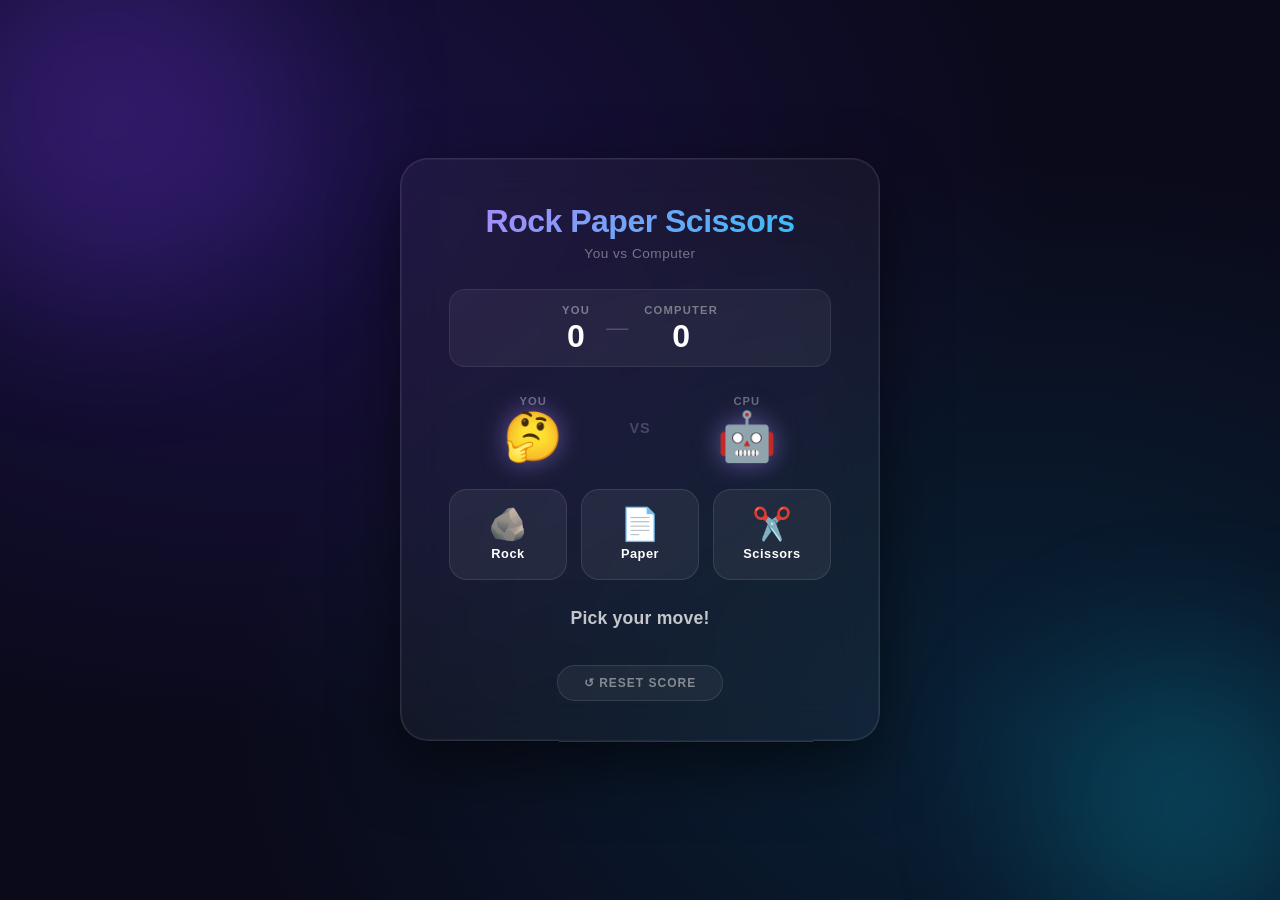
<file: index.html>
<!DOCTYPE html>
<html lang="en">

<head>
    <meta charset="UTF-8">
    <meta name="viewport" content="width=device-width, initial-scale=1.0">
    <title>Rock Paper Scissors</title>
    <link rel="stylesheet" href="index.css">
</head>

<body>
    <main>
        <header>
            <h1>Rock Paper Scissors</h1>
            <p class="subtitle">You vs Computer</p>
        </header>
        <div class="scoreboard">
            <div class="score-block">
                <span class="score-label">You</span>
                <span class="score-value" id="user-score">0</span>
            </div>
            <span class="score-divider">—</span>
            <div class="score-block">
                <span class="score-label">Computer</span>
                <span class="score-value" id="computer-score">0</span>
            </div>
        </div>

        <!-- Battle Display -->
        <div class="battle">
            <div class="battle-side">
                <span class="battle-label">You</span>
                <span class="battle-emoji" id="user-emoji">🤔</span>
            </div>
            <span class="battle-vs">VS</span>
            <div class="battle-side">
                <span class="battle-label">CPU</span>
                <span class="battle-emoji" id="cpu-emoji">🤖</span>
            </div>
        </div>
        <section>
            <button id="rock">
                <span class="btn-emoji">🪨</span>
                Rock
            </button>
            <button id="paper">
                <span class="btn-emoji">📄</span>
                Paper
            </button>
            <button id="scissor">
                <span class="btn-emoji">✂️</span>
                Scissors
            </button>
        </section>
        <h2 id="result">Pick your move!</h2>
        <button id="reset-btn">↺ Reset Score</button>
    </main>

    <script src="index.js"></script>
</body>

</html>
</file>
<file: index.css>
*,
*::before,
*::after {
    box-sizing: border-box;
    margin: 0;
    padding: 0;
}

body {
    min-height: 100vh;
    display: flex;
    align-items: center;
    justify-content: center;
    font-family: 'Outfit', sans-serif;
    background: #0a0a1a;
    background-image:
        radial-gradient(ellipse at 20% 20%, rgba(99, 50, 255, 0.18) 0%, transparent 55%),
        radial-gradient(ellipse at 80% 80%, rgba(0, 200, 255, 0.12) 0%, transparent 55%);
    overflow: hidden;
}

/* Animated background orbs */
body::before,
body::after {
    content: '';
    position: fixed;
    border-radius: 50%;
    filter: blur(80px);
    opacity: 0.25;
    animation: floatOrb 10s ease-in-out infinite alternate;
    pointer-events: none;
}

body::before {
    width: 380px;
    height: 380px;
    background: #7c3aed;
    top: -80px;
    left: -80px;
}

body::after {
    width: 300px;
    height: 300px;
    background: #06b6d4;
    bottom: -60px;
    right: -60px;
    animation-delay: -5s;
}

@keyframes floatOrb {
    from {
        transform: translate(0, 0) scale(1);
    }

    to {
        transform: translate(30px, 30px) scale(1.1);
    }
}
main {
    position: relative;
    display: flex;
    flex-direction: column;
    align-items: center;
    gap: 28px;
    padding: 44px 48px 40px;
    width: min(480px, 92vw);
    background: rgba(255, 255, 255, 0.04);
    border: 1px solid rgba(255, 255, 255, 0.1);
    border-radius: 28px;
    backdrop-filter: blur(20px);
    -webkit-backdrop-filter: blur(20px);
    box-shadow:
        0 0 0 1px rgba(255, 255, 255, 0.05) inset,
        0 24px 64px rgba(0, 0, 0, 0.55);
    animation: cardIn 0.7s cubic-bezier(0.22, 1, 0.36, 1) both;
}

@keyframes cardIn {
    from {
        opacity: 0;
        transform: translateY(40px) scale(0.95);
    }

    to {
        opacity: 1;
        transform: translateY(0) scale(1);
    }
}
header {
    text-align: center;
}

header h1 {
    font-size: 2rem;
    font-weight: 800;
    letter-spacing: -0.5px;
    background: linear-gradient(135deg, #a78bfa, #38bdf8);
    -webkit-background-clip: text;
    -webkit-text-fill-color: transparent;
    background-clip: text;
    text-shadow: none;
}

header .subtitle {
    margin-top: 6px;
    font-size: 0.85rem;
    font-weight: 400;
    color: rgba(255, 255, 255, 0.4);
    letter-spacing: 0.5px;
}
.scoreboard {
    display: flex;
    align-items: center;
    gap: 16px;
    background: rgba(255, 255, 255, 0.05);
    border: 1px solid rgba(255, 255, 255, 0.08);
    border-radius: 16px;
    padding: 14px 28px;
    width: 100%;
    justify-content: center;
}

.score-block {
    display: flex;
    flex-direction: column;
    align-items: center;
    gap: 4px;
}

.score-label {
    font-size: 0.7rem;
    font-weight: 600;
    letter-spacing: 1.2px;
    text-transform: uppercase;
    color: rgba(255, 255, 255, 0.4);
}

.score-value {
    font-size: 2rem;
    font-weight: 800;
    color: #fff;
    line-height: 1;
    transition: transform 0.2s cubic-bezier(0.34, 1.56, 0.64, 1);
}

.score-value.bump {
    transform: scale(1.4);
}

.score-divider {
    font-size: 1.4rem;
    color: rgba(255, 255, 255, 0.2);
    font-weight: 300;
}
.battle {
    display: flex;
    align-items: center;
    justify-content: space-between;
    width: 100%;
    gap: 12px;
}

.battle-side {
    display: flex;
    flex-direction: column;
    align-items: center;
    gap: 6px;
    flex: 1;
}

.battle-label {
    font-size: 0.7rem;
    font-weight: 600;
    letter-spacing: 1px;
    text-transform: uppercase;
    color: rgba(255, 255, 255, 0.35);
}

.battle-emoji {
    font-size: 3rem;
    line-height: 1;
    filter: drop-shadow(0 0 12px rgba(167, 139, 250, 0.5));
    transition: all 0.35s cubic-bezier(0.34, 1.56, 0.64, 1);
    min-width: 60px;
    text-align: center;
}

.battle-emoji.shake {
    animation: shake 0.4s ease;
}

@keyframes shake {
    0% {
        transform: rotate(0deg) scale(1);
    }

    25% {
        transform: rotate(-15deg) scale(1.2);
    }

    50% {
        transform: rotate(15deg) scale(1.2);
    }

    75% {
        transform: rotate(-8deg) scale(1.1);
    }

    100% {
        transform: rotate(0deg) scale(1);
    }
}

.battle-vs {
    font-size: 0.9rem;
    font-weight: 700;
    color: rgba(255, 255, 255, 0.2);
    letter-spacing: 1px;
}
section {
    display: flex;
    gap: 14px;
    width: 100%;
    justify-content: center;
}

button {
    display: flex;
    flex-direction: column;
    align-items: center;
    justify-content: center;
    gap: 6px;
    flex: 1;
    padding: 18px 10px;
    border: 1.5px solid rgba(255, 255, 255, 0.1);
    border-radius: 18px;
    background: rgba(255, 255, 255, 0.06);
    color: #fff;
    font-family: 'Outfit', sans-serif;
    font-size: 0.8rem;
    font-weight: 600;
    letter-spacing: 0.5px;
    cursor: pointer;
    transition:
        transform 0.2s cubic-bezier(0.34, 1.56, 0.64, 1),
        background 0.25s ease,
        border-color 0.25s ease,
        box-shadow 0.25s ease;
    position: relative;
    overflow: hidden;
}

button .btn-emoji {
    font-size: 2rem;
    line-height: 1;
    display: block;
    transition: transform 0.3s cubic-bezier(0.34, 1.56, 0.64, 1);
}

button:hover {
    transform: translateY(-5px) scale(1.05);
    background: rgba(167, 139, 250, 0.15);
    border-color: rgba(167, 139, 250, 0.55);
    box-shadow:
        0 10px 30px rgba(124, 58, 237, 0.3),
        0 0 0 1px rgba(167, 139, 250, 0.2) inset;
}

button:hover .btn-emoji {
    transform: scale(1.2) rotate(-8deg);
}

button:active {
    transform: translateY(-2px) scale(0.98);
}

#rock:hover {
    border-color: rgba(248, 113, 113, 0.6);
    background: rgba(248, 113, 113, 0.12);
    box-shadow: 0 10px 30px rgba(239, 68, 68, 0.25);
}

#paper:hover {
    border-color: rgba(96, 165, 250, 0.6);
    background: rgba(96, 165, 250, 0.12);
    box-shadow: 0 10px 30px rgba(59, 130, 246, 0.25);
}

#scissor:hover {
    border-color: rgba(52, 211, 153, 0.6);
    background: rgba(52, 211, 153, 0.12);
    box-shadow: 0 10px 30px rgba(16, 185, 129, 0.25);
}

/* Ripple effect */
button::after {
    content: '';
    position: absolute;
    inset: 0;
    background: radial-gradient(circle at center, rgba(255, 255, 255, 0.18) 0%, transparent 70%);
    opacity: 0;
    transition: opacity 0.3s;
}

button:active::after {
    opacity: 1;
}

#result {
    font-size: 1.1rem;
    font-weight: 700;
    text-align: center;
    color: rgba(255, 255, 255, 0.75);
    min-height: 1.6em;
    letter-spacing: 0.2px;
    transition: all 0.3s ease;
    padding: 0 8px;
}

#result.win {
    color: #4ade80;
    text-shadow: 0 0 20px rgba(74, 222, 128, 0.5);
}

#result.lose {
    color: #f87171;
    text-shadow: 0 0 20px rgba(248, 113, 113, 0.5);
}

#result.draw {
    color: #facc15;
    text-shadow: 0 0 20px rgba(250, 204, 21, 0.4);
}

#result.pop {
    animation: popText 0.4s cubic-bezier(0.34, 1.56, 0.64, 1);
}

@keyframes popText {
    0% {
        transform: scale(0.7);
        opacity: 0;
    }

    100% {
        transform: scale(1);
        opacity: 1;
    }
}
#reset-btn {
    flex: unset;
    padding: 10px 26px;
    border-radius: 50px;
    font-size: 0.75rem;
    font-weight: 600;
    letter-spacing: 1px;
    text-transform: uppercase;
    background: rgba(255, 255, 255, 0.05);
    border-color: rgba(255, 255, 255, 0.1);
    color: rgba(255, 255, 255, 0.45);
}

#reset-btn:hover {
    background: rgba(255, 255, 255, 0.08);
    border-color: rgba(255, 255, 255, 0.25);
    color: rgba(255, 255, 255, 0.8);
    transform: translateY(-2px) scale(1.03);
    box-shadow: none;
}
</file>
<file: rps.css>
*,
*::before,
*::after {
    box-sizing: border-box;
    margin: 0;
    padding: 0;
}

body {
    min-height: 100vh;
    display: flex;
    align-items: center;
    justify-content: center;
    font-family: 'Outfit', sans-serif;
    background: #0a0a1a;
    background-image:
        radial-gradient(ellipse at 20% 20%, rgba(99, 50, 255, 0.18) 0%, transparent 55%),
        radial-gradient(ellipse at 80% 80%, rgba(0, 200, 255, 0.12) 0%, transparent 55%);
    overflow: hidden;
}

/* Animated background orbs */
body::before,
body::after {
    content: '';
    position: fixed;
    border-radius: 50%;
    filter: blur(80px);
    opacity: 0.25;
    animation: floatOrb 10s ease-in-out infinite alternate;
    pointer-events: none;
}

body::before {
    width: 380px;
    height: 380px;
    background: #7c3aed;
    top: -80px;
    left: -80px;
}

body::after {
    width: 300px;
    height: 300px;
    background: #06b6d4;
    bottom: -60px;
    right: -60px;
    animation-delay: -5s;
}

@keyframes floatOrb {
    from {
        transform: translate(0, 0) scale(1);
    }

    to {
        transform: translate(30px, 30px) scale(1.1);
    }
}
main {
    position: relative;
    display: flex;
    flex-direction: column;
    align-items: center;
    gap: 28px;
    padding: 44px 48px 40px;
    width: min(480px, 92vw);
    background: rgba(255, 255, 255, 0.04);
    border: 1px solid rgba(255, 255, 255, 0.1);
    border-radius: 28px;
    backdrop-filter: blur(20px);
    -webkit-backdrop-filter: blur(20px);
    box-shadow:
        0 0 0 1px rgba(255, 255, 255, 0.05) inset,
        0 24px 64px rgba(0, 0, 0, 0.55);
    animation: cardIn 0.7s cubic-bezier(0.22, 1, 0.36, 1) both;
}

@keyframes cardIn {
    from {
        opacity: 0;
        transform: translateY(40px) scale(0.95);
    }

    to {
        opacity: 1;
        transform: translateY(0) scale(1);
    }
}
header {
    text-align: center;
}

header h1 {
    font-size: 2rem;
    font-weight: 800;
    letter-spacing: -0.5px;
    background: linear-gradient(135deg, #a78bfa, #38bdf8);
    -webkit-background-clip: text;
    -webkit-text-fill-color: transparent;
    background-clip: text;
    text-shadow: none;
}

header .subtitle {
    margin-top: 6px;
    font-size: 0.85rem;
    font-weight: 400;
    color: rgba(255, 255, 255, 0.4);
    letter-spacing: 0.5px;
}
.scoreboard {
    display: flex;
    align-items: center;
    gap: 16px;
    background: rgba(255, 255, 255, 0.05);
    border: 1px solid rgba(255, 255, 255, 0.08);
    border-radius: 16px;
    padding: 14px 28px;
    width: 100%;
    justify-content: center;
}

.score-block {
    display: flex;
    flex-direction: column;
    align-items: center;
    gap: 4px;
}

.score-label {
    font-size: 0.7rem;
    font-weight: 600;
    letter-spacing: 1.2px;
    text-transform: uppercase;
    color: rgba(255, 255, 255, 0.4);
}

.score-value {
    font-size: 2rem;
    font-weight: 800;
    color: #fff;
    line-height: 1;
    transition: transform 0.2s cubic-bezier(0.34, 1.56, 0.64, 1);
}

.score-value.bump {
    transform: scale(1.4);
}

.score-divider {
    font-size: 1.4rem;
    color: rgba(255, 255, 255, 0.2);
    font-weight: 300;
}
.battle {
    display: flex;
    align-items: center;
    justify-content: space-between;
    width: 100%;
    gap: 12px;
}

.battle-side {
    display: flex;
    flex-direction: column;
    align-items: center;
    gap: 6px;
    flex: 1;
}

.battle-label {
    font-size: 0.7rem;
    font-weight: 600;
    letter-spacing: 1px;
    text-transform: uppercase;
    color: rgba(255, 255, 255, 0.35);
}

.battle-emoji {
    font-size: 3rem;
    line-height: 1;
    filter: drop-shadow(0 0 12px rgba(167, 139, 250, 0.5));
    transition: all 0.35s cubic-bezier(0.34, 1.56, 0.64, 1);
    min-width: 60px;
    text-align: center;
}

.battle-emoji.shake {
    animation: shake 0.4s ease;
}

@keyframes shake {
    0% {
        transform: rotate(0deg) scale(1);
    }

    25% {
        transform: rotate(-15deg) scale(1.2);
    }

    50% {
        transform: rotate(15deg) scale(1.2);
    }

    75% {
        transform: rotate(-8deg) scale(1.1);
    }

    100% {
        transform: rotate(0deg) scale(1);
    }
}

.battle-vs {
    font-size: 0.9rem;
    font-weight: 700;
    color: rgba(255, 255, 255, 0.2);
    letter-spacing: 1px;
}
section {
    display: flex;
    gap: 14px;
    width: 100%;
    justify-content: center;
}

button {
    display: flex;
    flex-direction: column;
    align-items: center;
    justify-content: center;
    gap: 6px;
    flex: 1;
    padding: 18px 10px;
    border: 1.5px solid rgba(255, 255, 255, 0.1);
    border-radius: 18px;
    background: rgba(255, 255, 255, 0.06);
    color: #fff;
    font-family: 'Outfit', sans-serif;
    font-size: 0.8rem;
    font-weight: 600;
    letter-spacing: 0.5px;
    cursor: pointer;
    transition:
        transform 0.2s cubic-bezier(0.34, 1.56, 0.64, 1),
        background 0.25s ease,
        border-color 0.25s ease,
        box-shadow 0.25s ease;
    position: relative;
    overflow: hidden;
}

button .btn-emoji {
    font-size: 2rem;
    line-height: 1;
    display: block;
    transition: transform 0.3s cubic-bezier(0.34, 1.56, 0.64, 1);
}

button:hover {
    transform: translateY(-5px) scale(1.05);
    background: rgba(167, 139, 250, 0.15);
    border-color: rgba(167, 139, 250, 0.55);
    box-shadow:
        0 10px 30px rgba(124, 58, 237, 0.3),
        0 0 0 1px rgba(167, 139, 250, 0.2) inset;
}

button:hover .btn-emoji {
    transform: scale(1.2) rotate(-8deg);
}

button:active {
    transform: translateY(-2px) scale(0.98);
}

#rock:hover {
    border-color: rgba(248, 113, 113, 0.6);
    background: rgba(248, 113, 113, 0.12);
    box-shadow: 0 10px 30px rgba(239, 68, 68, 0.25);
}

#paper:hover {
    border-color: rgba(96, 165, 250, 0.6);
    background: rgba(96, 165, 250, 0.12);
    box-shadow: 0 10px 30px rgba(59, 130, 246, 0.25);
}

#scissor:hover {
    border-color: rgba(52, 211, 153, 0.6);
    background: rgba(52, 211, 153, 0.12);
    box-shadow: 0 10px 30px rgba(16, 185, 129, 0.25);
}

/* Ripple effect */
button::after {
    content: '';
    position: absolute;
    inset: 0;
    background: radial-gradient(circle at center, rgba(255, 255, 255, 0.18) 0%, transparent 70%);
    opacity: 0;
    transition: opacity 0.3s;
}

button:active::after {
    opacity: 1;
}

#result {
    font-size: 1.1rem;
    font-weight: 700;
    text-align: center;
    color: rgba(255, 255, 255, 0.75);
    min-height: 1.6em;
    letter-spacing: 0.2px;
    transition: all 0.3s ease;
    padding: 0 8px;
}

#result.win {
    color: #4ade80;
    text-shadow: 0 0 20px rgba(74, 222, 128, 0.5);
}

#result.lose {
    color: #f87171;
    text-shadow: 0 0 20px rgba(248, 113, 113, 0.5);
}

#result.draw {
    color: #facc15;
    text-shadow: 0 0 20px rgba(250, 204, 21, 0.4);
}

#result.pop {
    animation: popText 0.4s cubic-bezier(0.34, 1.56, 0.64, 1);
}

@keyframes popText {
    0% {
        transform: scale(0.7);
        opacity: 0;
    }

    100% {
        transform: scale(1);
        opacity: 1;
    }
}
#reset-btn {
    flex: unset;
    padding: 10px 26px;
    border-radius: 50px;
    font-size: 0.75rem;
    font-weight: 600;
    letter-spacing: 1px;
    text-transform: uppercase;
    background: rgba(255, 255, 255, 0.05);
    border-color: rgba(255, 255, 255, 0.1);
    color: rgba(255, 255, 255, 0.45);
}

#reset-btn:hover {
    background: rgba(255, 255, 255, 0.08);
    border-color: rgba(255, 255, 255, 0.25);
    color: rgba(255, 255, 255, 0.8);
    transform: translateY(-2px) scale(1.03);
    box-shadow: none;
}
</file>
